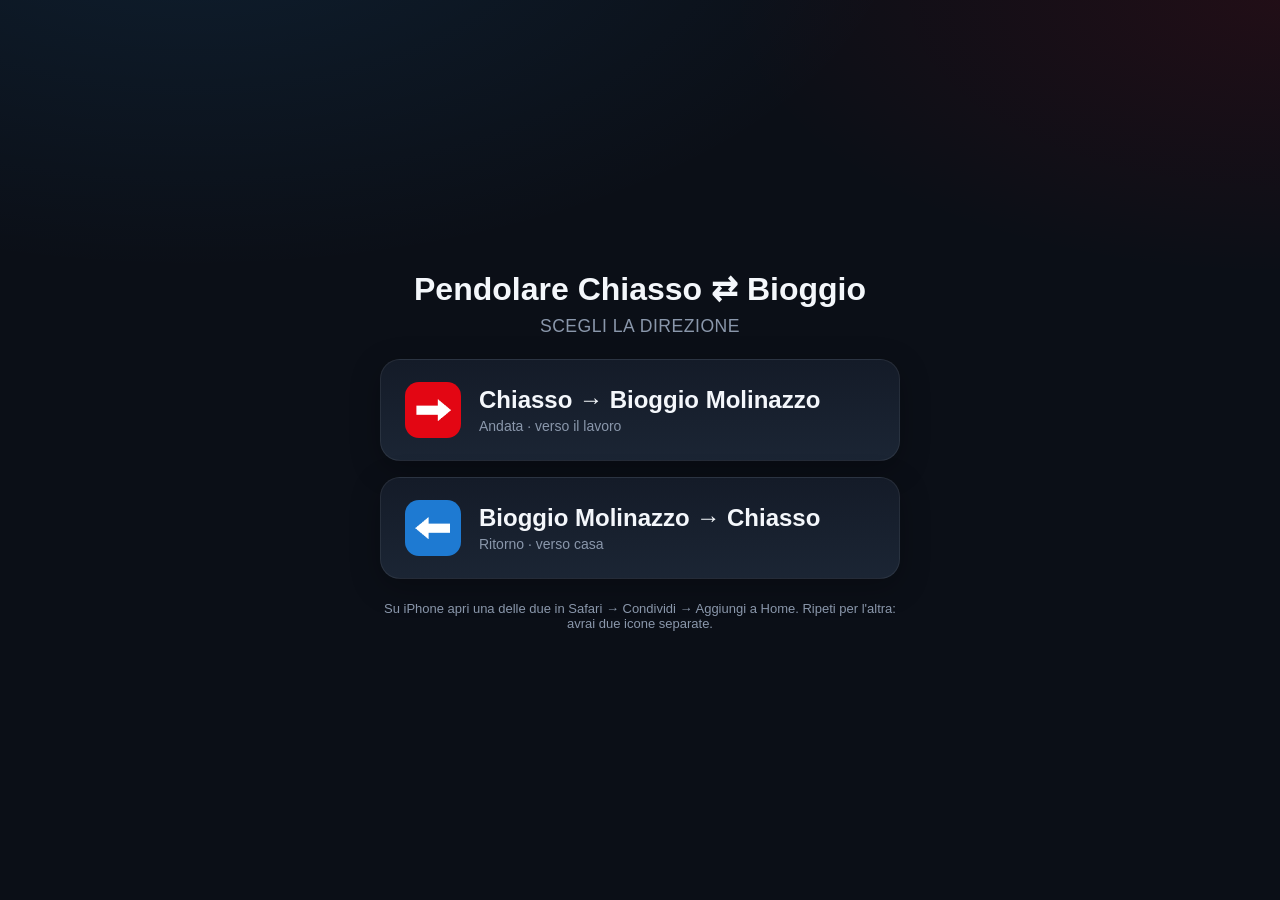
<file: index.html>
<!DOCTYPE html>
<html lang="it">
<head>
  <meta charset="UTF-8">
  <meta name="viewport" content="width=device-width, initial-scale=1.0, viewport-fit=cover">
  <title>Pendolare · Chiasso ⇄ Bioggio</title>
  <meta name="theme-color" content="#0b0f17">
  <link rel="icon" type="image/png" href="icon-192.png">
  <link rel="stylesheet" href="style.css">
  <style>
    body { justify-content: center; align-items: center; gap: 22px; }
    .title { font-size: clamp(20px, 3vw, 32px); font-weight: 800; text-align: center; }
    .title small { display:block; font-weight:500; color: var(--text-dim); font-size: 0.55em; margin-top: 8px; text-transform: uppercase; letter-spacing: .5px; }
    .choices { display: grid; gap: 16px; width: min(520px, 100%); }
    a.choice {
      display: flex; align-items: center; gap: 18px;
      background: linear-gradient(180deg, var(--bg-card), var(--bg-card-2));
      border: 1px solid var(--border); border-radius: var(--radius);
      padding: 22px 24px; text-decoration: none; color: var(--text);
      box-shadow: 0 8px 30px rgba(0,0,0,0.25);
    }
    a.choice img { width: 56px; height: 56px; border-radius: 14px; }
    a.choice .txt b { font-size: clamp(18px, 2.4vw, 24px); }
    a.choice .txt span { display:block; color: var(--text-dim); font-size: 14px; margin-top: 4px; }
    .hint { color: var(--text-dim); font-size: 13px; text-align: center; max-width: 520px; }
  </style>
</head>
<body>
  <div class="title">Pendolare Chiasso ⇄ Bioggio<small>Scegli la direzione</small></div>
  <div class="choices">
    <a class="choice" href="andata/">
      <img src="icon-andata-192.png" alt="">
      <div class="txt"><b>Chiasso → Bioggio Molinazzo</b><span>Andata · verso il lavoro</span></div>
    </a>
    <a class="choice" href="ritorno/">
      <img src="icon-ritorno-192.png" alt="">
      <div class="txt"><b>Bioggio Molinazzo → Chiasso</b><span>Ritorno · verso casa</span></div>
    </a>
  </div>
  <div class="hint">Su iPhone apri una delle due in Safari → Condividi → Aggiungi a Home. Ripeti per l'altra: avrai due icone separate.</div>
</body>
</html>
</file>
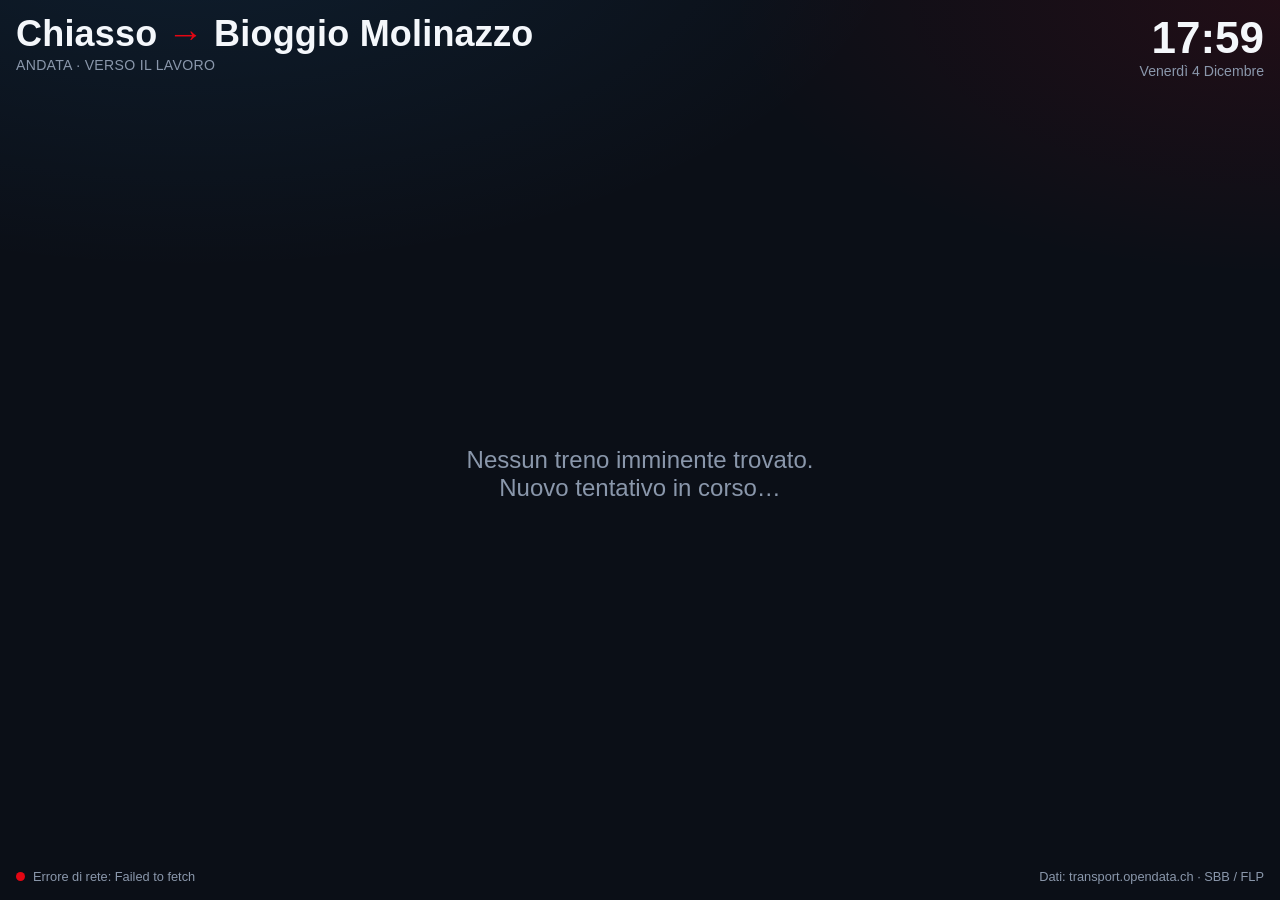
<file: andata/index.html>
<!DOCTYPE html>
<html lang="it">
<head>
  <meta charset="UTF-8">
  <meta name="viewport" content="width=device-width, initial-scale=1.0, viewport-fit=cover">
  <title>Andata · Chiasso → Bioggio</title>

  <meta name="theme-color" content="#0b0f17">
  <meta name="apple-mobile-web-app-capable" content="yes">
  <meta name="mobile-web-app-capable" content="yes">
  <meta name="apple-mobile-web-app-status-bar-style" content="black-translucent">
  <meta name="apple-mobile-web-app-title" content="→ Bioggio">
  <link rel="apple-touch-icon" href="../icon-andata-180.png">
  <link rel="icon" type="image/png" href="../icon-andata-192.png">
  <link rel="manifest" href="manifest.webmanifest">
  <link rel="stylesheet" href="../style.css">
</head>
<body>
  <header>
    <div class="route">
      Chiasso <span class="arrow">→</span> Bioggio Molinazzo
      <span class="sub">Andata · verso il lavoro</span>
    </div>
    <div class="clock">
      <div class="time" id="clock-time">--:--</div>
      <div class="date" id="clock-date">—</div>
    </div>
  </header>

  <div class="list" id="list">
    <div class="state-msg">Caricamento orari…</div>
  </div>

  <footer>
    <div class="status">
      <span class="dot" id="status-dot"></span>
      <span id="status-text">In attesa dei dati…</span>
    </div>
    <div>Dati: transport.opendata.ch · SBB / FLP</div>
  </footer>

  <script>window.APP_CONFIG = {
    from: "Chiasso", to: "Bioggio Molinazzo", dir: "andata",
    walkBefore: 7, walkAfter: 10, beforeLabel: "Esci di casa", afterLabel: "Al lavoro",
  };</script>
  <script src="../app.js"></script>
</body>
</html>
</file>
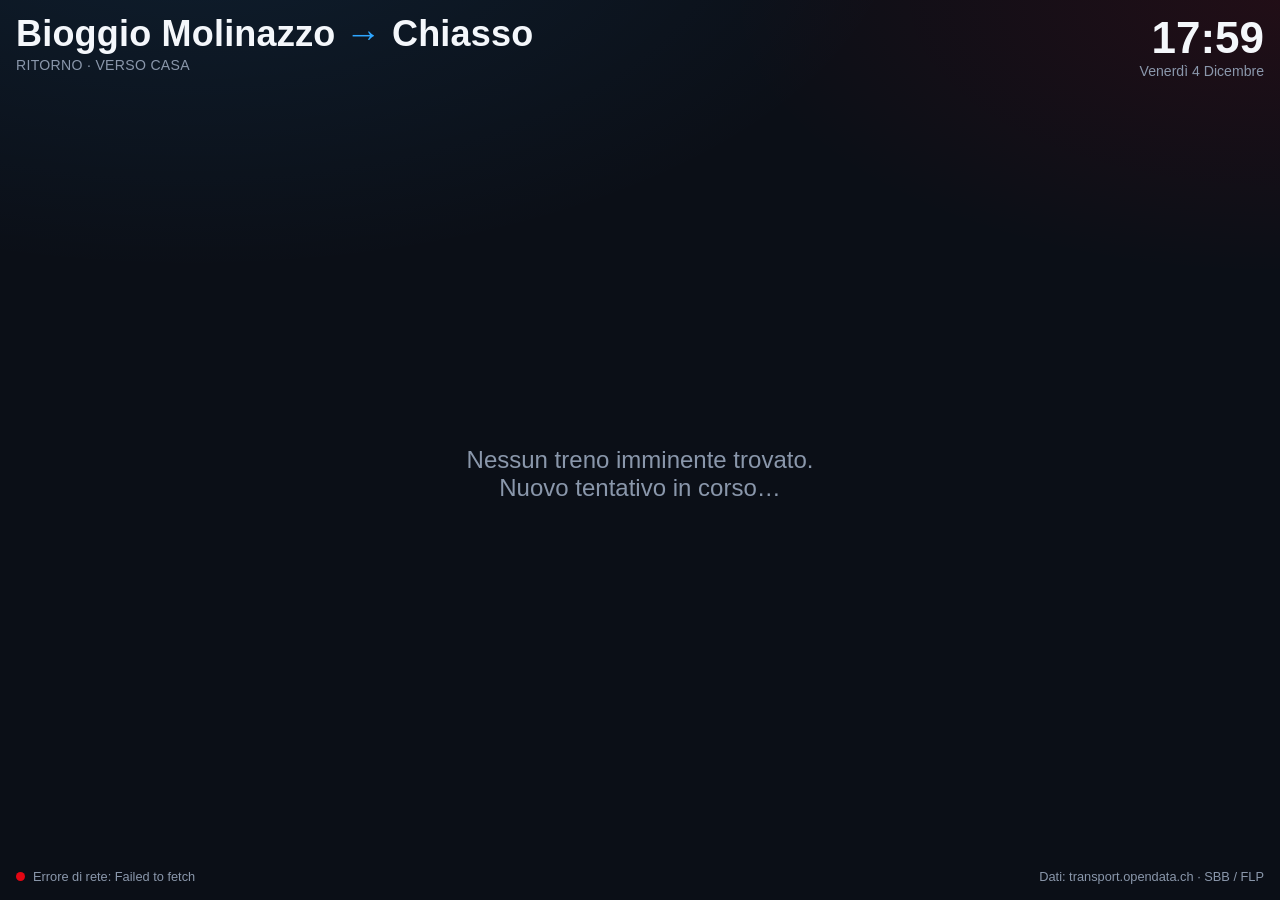
<file: ritorno/index.html>
<!DOCTYPE html>
<html lang="it">
<head>
  <meta charset="UTF-8">
  <meta name="viewport" content="width=device-width, initial-scale=1.0, viewport-fit=cover">
  <title>Ritorno · Bioggio → Chiasso</title>

  <meta name="theme-color" content="#0b0f17">
  <meta name="apple-mobile-web-app-capable" content="yes">
  <meta name="mobile-web-app-capable" content="yes">
  <meta name="apple-mobile-web-app-status-bar-style" content="black-translucent">
  <meta name="apple-mobile-web-app-title" content="→ Chiasso">
  <link rel="apple-touch-icon" href="../icon-ritorno-180.png">
  <link rel="icon" type="image/png" href="../icon-ritorno-192.png">
  <link rel="manifest" href="manifest.webmanifest">
  <link rel="stylesheet" href="../style.css">
  <style>:root { --dir: var(--accent-2); }</style>
</head>
<body>
  <header>
    <div class="route">
      Bioggio Molinazzo <span class="arrow">→</span> Chiasso
      <span class="sub">Ritorno · verso casa</span>
    </div>
    <div class="clock">
      <div class="time" id="clock-time">--:--</div>
      <div class="date" id="clock-date">—</div>
    </div>
  </header>

  <div class="list" id="list">
    <div class="state-msg">Caricamento orari…</div>
  </div>

  <footer>
    <div class="status">
      <span class="dot" id="status-dot"></span>
      <span id="status-text">In attesa dei dati…</span>
    </div>
    <div>Dati: transport.opendata.ch · SBB / FLP</div>
  </footer>

  <script>window.APP_CONFIG = {
    from: "Bioggio Molinazzo", to: "Chiasso", dir: "ritorno",
    walkBefore: 10, walkAfter: 7, beforeLabel: "Esci dal lavoro", afterLabel: "A casa",
  };</script>
  <script src="../app.js"></script>
</body>
</html>
</file>
<file: style.css>
:root {
  --bg: #0b0f17;
  --bg-card: #141b28;
  --bg-card-2: #1b2534;
  --text: #f4f7fb;
  --text-dim: #8a97ab;
  --accent: #e30613;      /* rosso SBB */
  --accent-2: #2ea6ff;
  --green: #3ddc84;
  --amber: #ffb020;
  --border: rgba(255,255,255,0.07);
  --radius: 20px;
  --dir: var(--accent);   /* colore direzione, sovrascritto per il ritorno */
}

* { box-sizing: border-box; margin: 0; padding: 0; }

html, body {
  min-height: 100%;
  background: var(--bg);
  color: var(--text);
  font-family: -apple-system, "Segoe UI", Roboto, Helvetica, Arial, sans-serif;
  -webkit-font-smoothing: antialiased;
}

body {
  min-height: 100dvh;
  display: flex;
  flex-direction: column;
  padding: calc(env(safe-area-inset-top) + 16px) calc(env(safe-area-inset-right) + 16px)
           calc(env(safe-area-inset-bottom) + 16px) calc(env(safe-area-inset-left) + 16px);
  background:
    radial-gradient(1200px 600px at 15% -10%, rgba(46,166,255,0.10), transparent 60%),
    radial-gradient(1000px 500px at 100% 0%, rgba(227,6,19,0.10), transparent 55%),
    var(--bg);
}

/* ---------- Header ---------- */
header {
  display: flex;
  align-items: flex-start;
  justify-content: space-between;
  gap: 16px;
  margin-bottom: 16px;
  flex-wrap: wrap;
}
.route {
  font-weight: 700;
  font-size: clamp(20px, 3vw, 36px);
  letter-spacing: 0.2px;
  line-height: 1;
}
.route .arrow { color: var(--dir); font-weight: 800; }
.route .sub {
  display: block;
  font-size: clamp(11px, 1.1vw, 15px);
  font-weight: 500;
  color: var(--text-dim);
  letter-spacing: 0.3px;
  text-transform: uppercase;
  margin-top: 6px;
}

.clock { text-align: right; line-height: 1; }
.clock .time {
  font-size: clamp(24px, 3.5vw, 44px);
  font-weight: 700;
  font-variant-numeric: tabular-nums;
}
.clock .date {
  font-size: clamp(11px, 1.1vw, 15px);
  color: var(--text-dim);
  text-transform: capitalize;
  margin-top: 4px;
}

/* ---------- Lista connessioni ---------- */
.list {
  flex: 1;
  display: flex;
  flex-direction: column;
  gap: 14px;
  min-height: 0;
}

.card {
  background: linear-gradient(180deg, var(--bg-card), var(--bg-card-2));
  border: 1px solid var(--border);
  border-radius: var(--radius);
  padding: clamp(14px, 1.8vw, 22px) clamp(16px, 2.2vw, 28px);
  display: flex;
  flex-direction: column;
  gap: 12px;
  flex: 1;
  box-shadow: 0 8px 30px rgba(0,0,0,0.25);
  position: relative;
  overflow: hidden;
}
.card.next::before {
  content: "";
  position: absolute;
  left: 0; top: 0; bottom: 0;
  width: 6px;
  background: var(--dir);
}

/* intestazione card: countdown + stato ritardo */
.card-head {
  display: flex;
  align-items: baseline;
  justify-content: space-between;
  gap: 16px;
  flex-wrap: wrap;
}
.count { display: flex; align-items: baseline; gap: 10px; }
.count .big {
  font-size: clamp(34px, 5vw, 54px);
  font-weight: 800; line-height: 1;
  font-variant-numeric: tabular-nums;
  color: var(--dir);
}
.count .unit {
  font-size: clamp(12px, 1.2vw, 16px);
  color: var(--text-dim);
  text-transform: uppercase; letter-spacing: 0.5px;
}
.count.soon .big { color: var(--amber); }
.count.now .big { color: var(--dir); }

.delay { font-size: clamp(13px, 1.4vw, 18px); font-weight: 700; white-space: nowrap; }
.delay.late { color: var(--amber); }
.delay.ontime { color: var(--green); }

/* timeline porta a porta */
.tl { display: flex; flex-direction: column; gap: 9px; }
.tl-row {
  display: grid;
  grid-template-columns: 22px auto 1fr;
  align-items: center;
  gap: 12px;
}
.tl-row .ico {
  display: inline-flex; align-items: center; justify-content: center;
  font-size: 15px; width: 22px;
}
.tl-row .t {
  font-weight: 800;
  font-size: clamp(18px, 2.2vw, 26px);
  font-variant-numeric: tabular-nums;
  white-space: nowrap;
}
.tl-row .t small { font-size: 0.6em; font-weight: 700; }
.tl-row .t.late { color: var(--amber); }
.tl-row .place { font-size: clamp(14px, 1.5vw, 19px); display: flex; align-items: center; gap: 8px; flex-wrap: wrap; }
.tl-row .place small { color: var(--text-dim); font-size: 0.78em; }
.tl-row.walk .t { color: var(--text-dim); font-weight: 700; }
.tl-row.walk.lead .t { color: var(--text); }
.tl-row.arr .t { color: var(--text); }

.plat { color: var(--text-dim); font-size: 0.9em; }
.plat b { color: var(--text); font-weight: 700; }
.plat.changed b { color: var(--amber); }

.leg-line {
  display: inline-flex; align-items: center;
  background: rgba(255,255,255,0.06);
  border: 1px solid var(--border);
  border-radius: 999px;
  padding: 3px 8px;
}
.leg-line .badge {
  background: var(--accent); color: #fff;
  border-radius: 5px; padding: 2px 7px;
  font-size: clamp(11px, 1.2vw, 14px); font-weight: 800; letter-spacing: 0.3px;
}
.leg-line.flp .badge { background: var(--accent-2); }

footer {
  display: flex; justify-content: space-between; align-items: center;
  margin-top: 16px; color: var(--text-dim); font-size: clamp(11px, 1vw, 14px);
}
.status { display: flex; align-items: center; gap: 8px; }
.dot {
  width: 9px; height: 9px; border-radius: 50%;
  background: var(--green); box-shadow: 0 0 0 0 rgba(61,220,132,0.5);
  animation: pulse 2.5s infinite;
}
.dot.err { background: var(--accent); animation: none; }
@keyframes pulse {
  0% { box-shadow: 0 0 0 0 rgba(61,220,132,0.5); }
  70% { box-shadow: 0 0 0 10px rgba(61,220,132,0); }
  100% { box-shadow: 0 0 0 0 rgba(61,220,132,0); }
}
.state-msg {
  flex: 1; display: flex; align-items: center; justify-content: center;
  color: var(--text-dim); font-size: clamp(16px, 2vw, 24px); text-align: center;
  padding: 40px 0;
}

/* ---------- Mobile / iPhone ---------- */
@media (max-width: 720px) {
  html, body { overflow-y: auto; }
  .clock { display: none; }
  .card { flex: 0 0 auto; }
}
</file>
